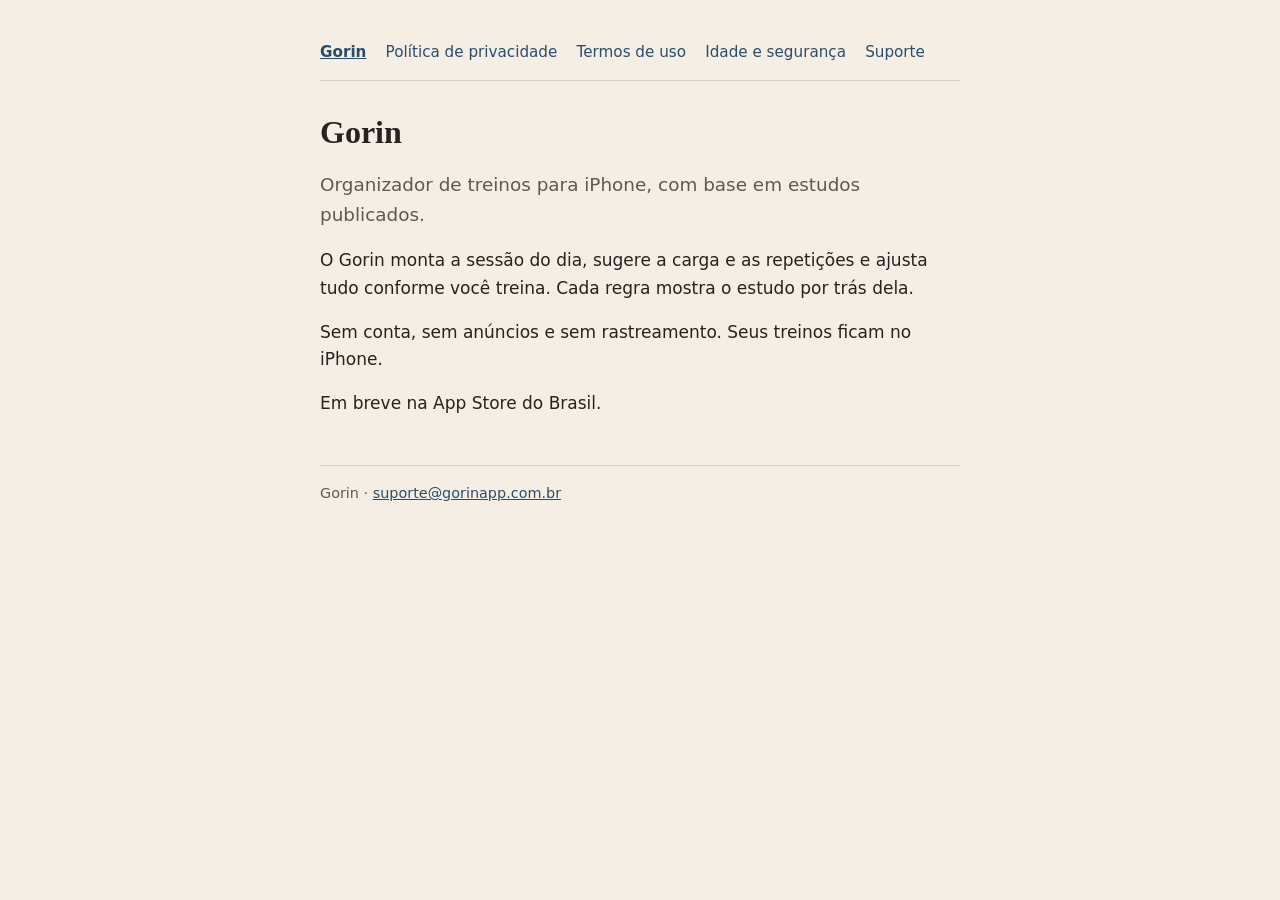
<file: index.html>
<!doctype html>
<html lang="pt-BR">
<head>
<meta charset="utf-8">
<meta name="viewport" content="width=device-width, initial-scale=1">
<title>Gorin · Organizador de treinos</title>
<meta name="description" content="Gorin, organizador de treinos para iPhone.">
<link rel="stylesheet" href="/estilo.css">
</head>
<body>
<main>
<nav aria-label="Páginas"><a href="/" aria-current="page">Gorin</a> <a href="/privacidade/">Política de privacidade</a> <a href="/termos/">Termos de uso</a> <a href="/idade/">Idade e segurança</a> <a href="/suporte/">Suporte</a></nav>
<h1>Gorin</h1>
<p class="lead">Organizador de treinos para iPhone, com base em estudos publicados.</p>
<p>O Gorin monta a sessão do dia, sugere a carga e as repetições e ajusta tudo conforme você treina. Cada regra mostra o estudo por trás dela.</p>
<p>Sem conta, sem anúncios e sem rastreamento. Seus treinos ficam no iPhone.</p>
<p>Em breve na App Store do Brasil.</p>

<footer>Gorin · <a href="mailto:suporte@gorinapp.com.br">suporte@gorinapp.com.br</a></footer>
</main>
</body>
</html>
</file>
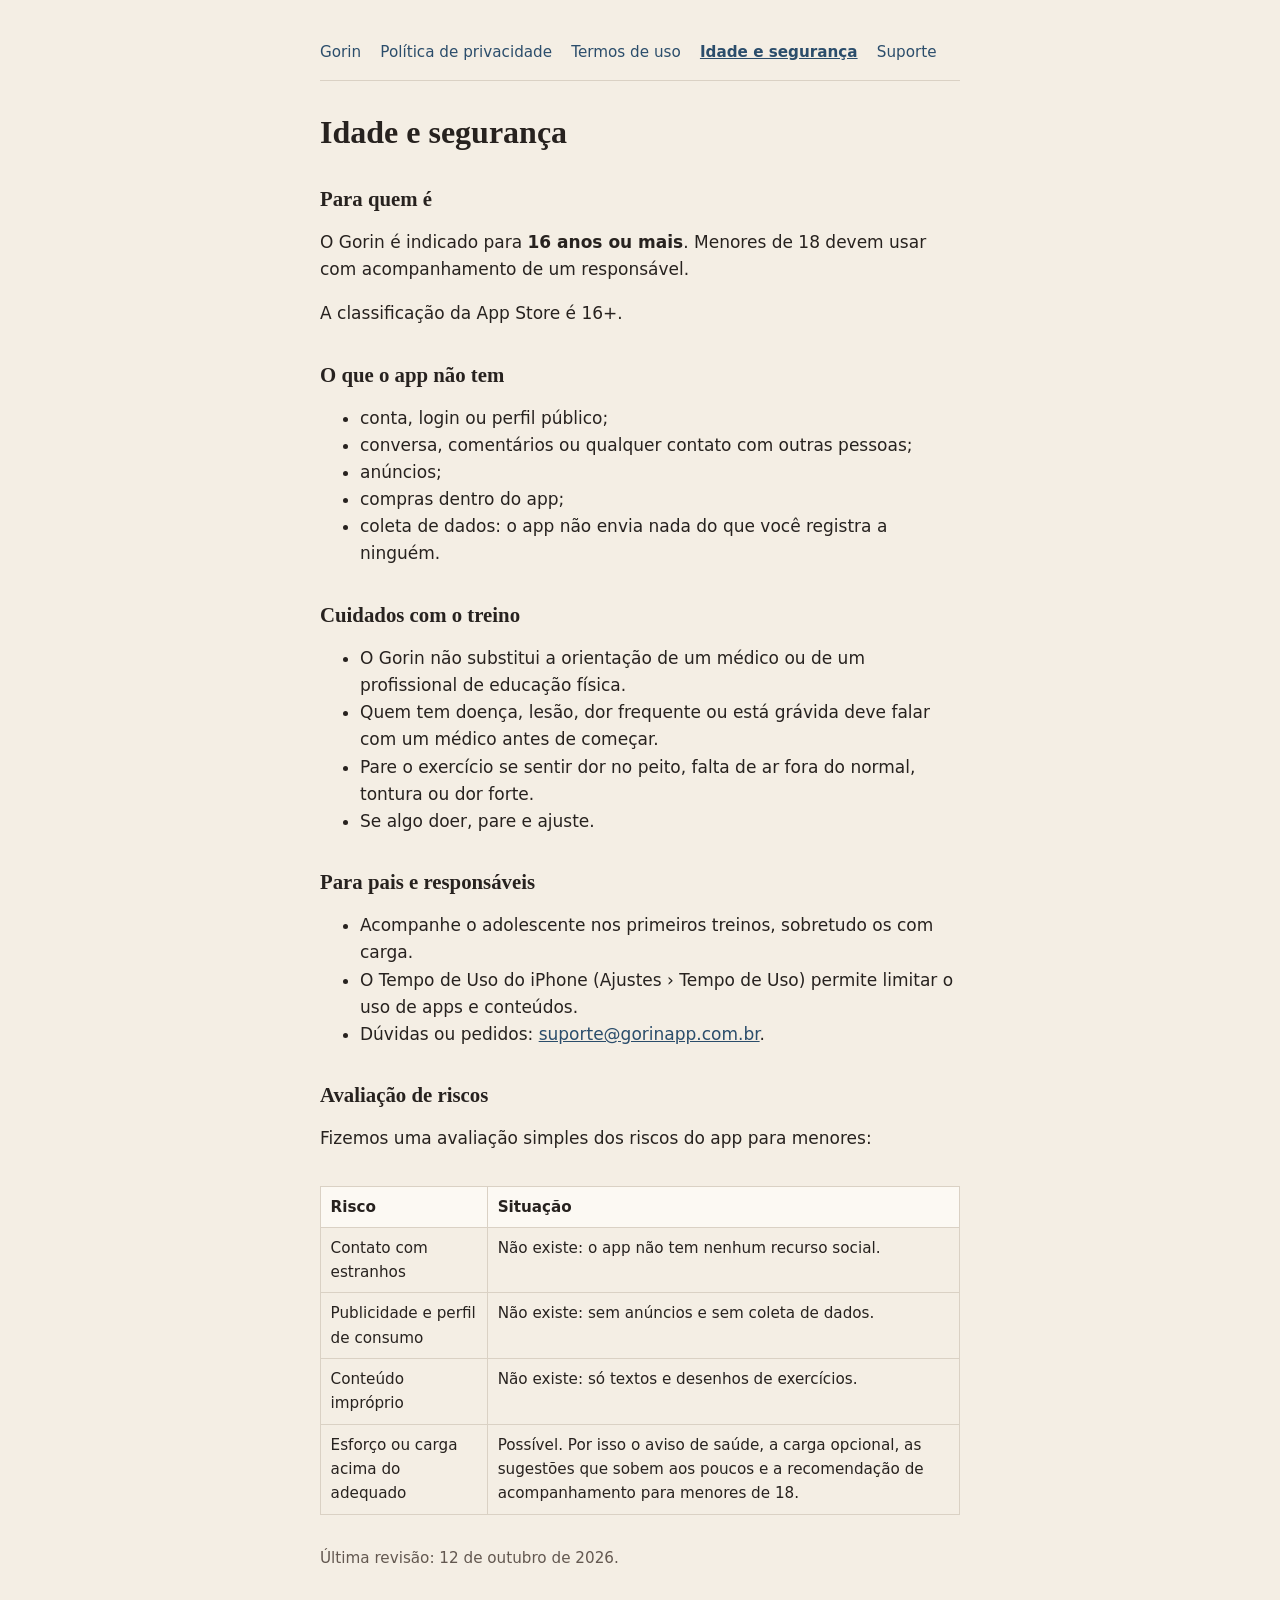
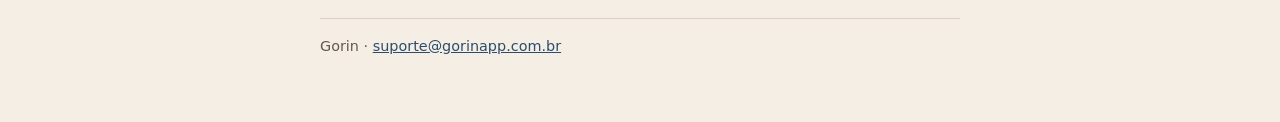
<file: idade/index.html>
<!doctype html>
<html lang="pt-BR">
<head>
<meta charset="utf-8">
<meta name="viewport" content="width=device-width, initial-scale=1">
<title>Idade e segurança · Gorin</title>
<meta name="description" content="Gorin, organizador de treinos para iPhone.">
<link rel="stylesheet" href="/estilo.css">
</head>
<body>
<main>
<nav aria-label="Páginas"><a href="/">Gorin</a> <a href="/privacidade/">Política de privacidade</a> <a href="/termos/">Termos de uso</a> <a href="/idade/" aria-current="page">Idade e segurança</a> <a href="/suporte/">Suporte</a></nav>
<h1>Idade e segurança</h1>
<h2>Para quem é</h2>
<p>O Gorin é indicado para <strong>16 anos ou mais</strong>. Menores de 18 devem usar com acompanhamento de um responsável.</p>
<p>A classificação da App Store é 16+.</p>
<h2>O que o app não tem</h2>
<ul><li>conta, login ou perfil público;</li><li>conversa, comentários ou qualquer contato com outras pessoas;</li><li>anúncios;</li><li>compras dentro do app;</li><li>coleta de dados: o app não envia nada do que você registra a ninguém.</li></ul>
<h2>Cuidados com o treino</h2>
<ul><li>O Gorin não substitui a orientação de um médico ou de um profissional de educação física.</li><li>Quem tem doença, lesão, dor frequente ou está grávida deve falar com um médico antes de começar.</li><li>Pare o exercício se sentir dor no peito, falta de ar fora do normal, tontura ou dor forte.</li><li>Se algo doer, pare e ajuste.</li></ul>
<h2>Para pais e responsáveis</h2>
<ul><li>Acompanhe o adolescente nos primeiros treinos, sobretudo os com carga.</li><li>O Tempo de Uso do iPhone (Ajustes › Tempo de Uso) permite limitar o uso de apps e conteúdos.</li><li>Dúvidas ou pedidos: <a href="mailto:suporte@gorinapp.com.br">suporte@gorinapp.com.br</a>.</li></ul>
<h2>Avaliação de riscos</h2>
<p>Fizemos uma avaliação simples dos riscos do app para menores:</p>
<div class="table"><table><tr><th>Risco</th><th>Situação</th></tr><tr><td>Contato com estranhos</td><td>Não existe: o app não tem nenhum recurso social.</td></tr><tr><td>Publicidade e perfil de consumo</td><td>Não existe: sem anúncios e sem coleta de dados.</td></tr><tr><td>Conteúdo impróprio</td><td>Não existe: só textos e desenhos de exercícios.</td></tr><tr><td>Esforço ou carga acima do adequado</td><td>Possível. Por isso o aviso de saúde, a carga opcional, as sugestões que sobem aos poucos e a recomendação de acompanhamento para menores de 18.</td></tr></table></div>
<p class="date">Última revisão: 12 de outubro de 2026.</p>
<footer>Gorin · <a href="mailto:suporte@gorinapp.com.br">suporte@gorinapp.com.br</a></footer>
</main>
</body>
</html>
</file>
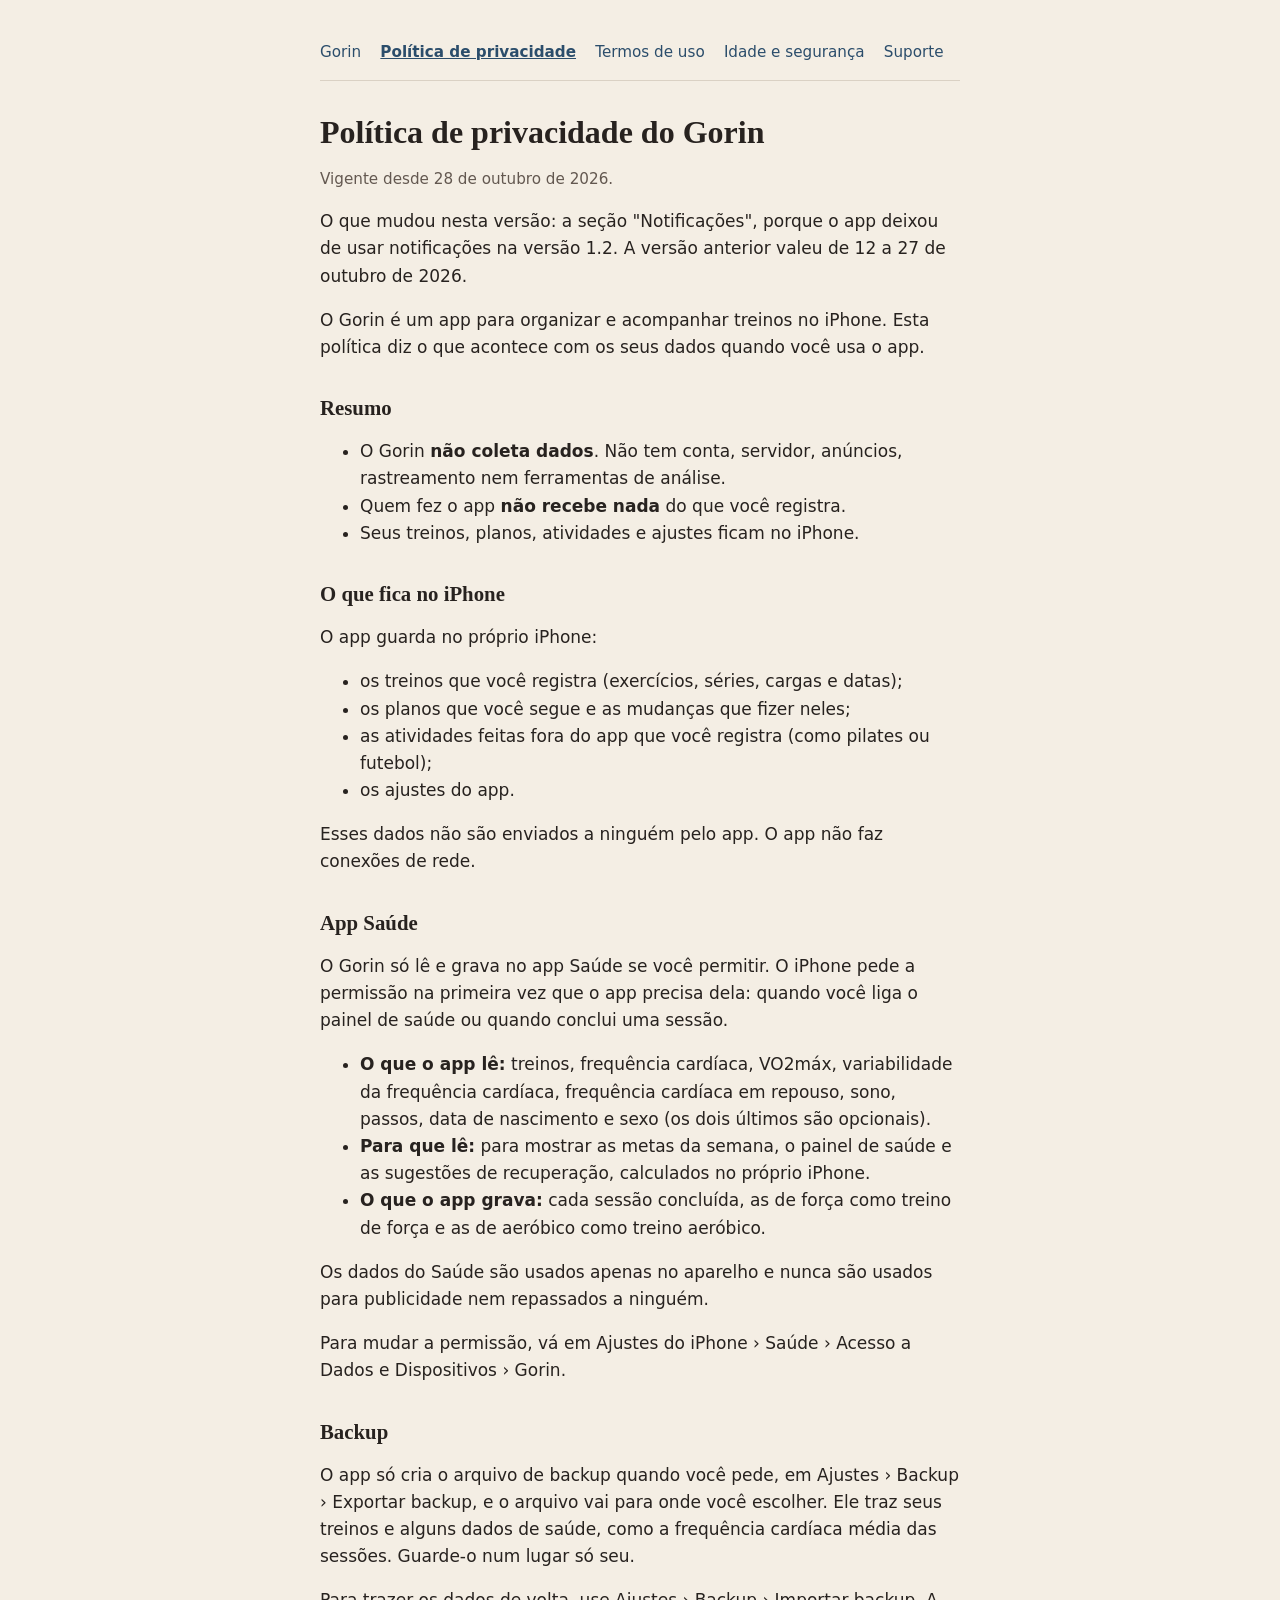
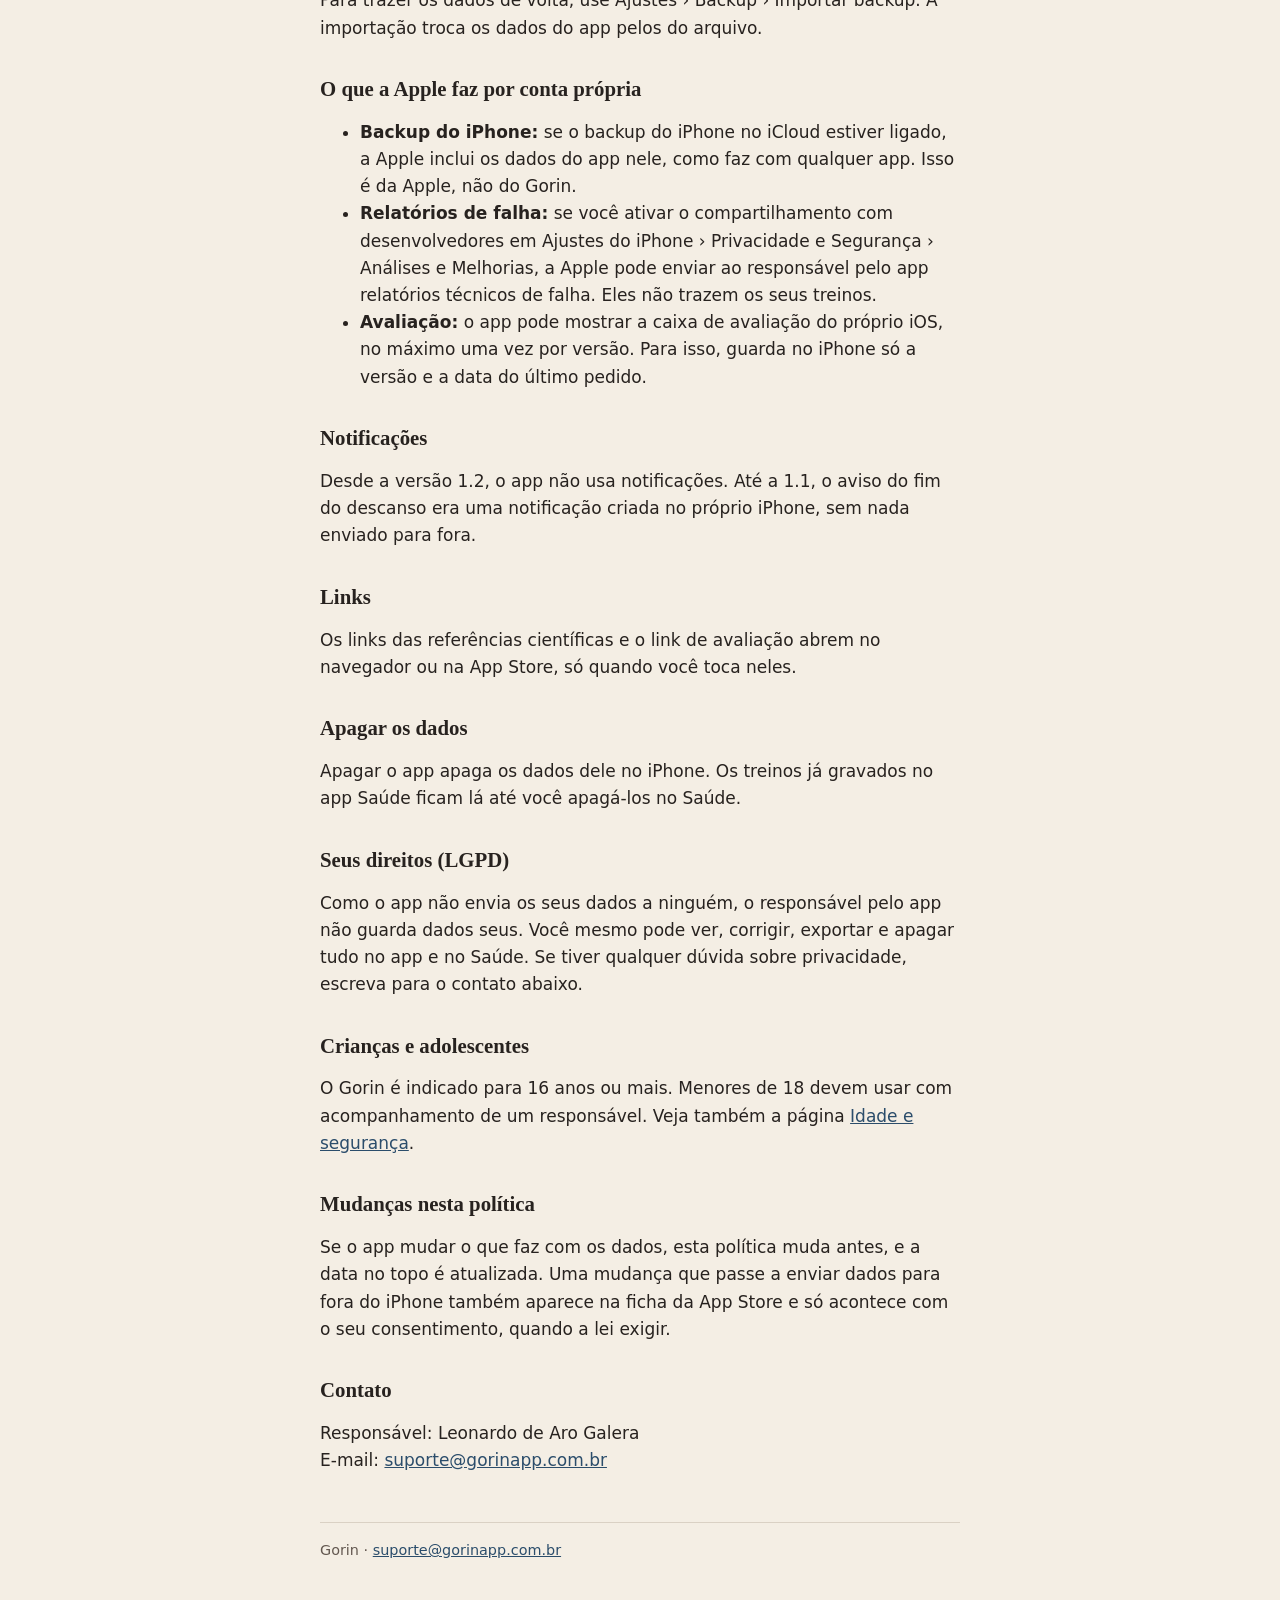
<file: privacidade/index.html>
<!doctype html>
<html lang="pt-BR">
<head>
<meta charset="utf-8">
<meta name="viewport" content="width=device-width, initial-scale=1">
<title>Política de privacidade do Gorin · Gorin</title>
<meta name="description" content="Gorin, organizador de treinos para iPhone.">
<link rel="stylesheet" href="/estilo.css">
</head>
<body>
<main>
<nav aria-label="Páginas"><a href="/">Gorin</a> <a href="/privacidade/" aria-current="page">Política de privacidade</a> <a href="/termos/">Termos de uso</a> <a href="/idade/">Idade e segurança</a> <a href="/suporte/">Suporte</a></nav>
<h1>Política de privacidade do Gorin</h1>
<p class="date">Vigente desde 28 de outubro de 2026.</p>
<p>O que mudou nesta versão: a seção "Notificações", porque o app deixou de usar notificações na versão 1.2. A versão anterior valeu de 12 a 27 de outubro de 2026.</p>
<p>O Gorin é um app para organizar e acompanhar treinos no iPhone. Esta política diz o que acontece com os seus dados quando você usa o app.</p>
<h2>Resumo</h2>
<ul><li>O Gorin <strong>não coleta dados</strong>. Não tem conta, servidor, anúncios, rastreamento nem ferramentas de análise.</li><li>Quem fez o app <strong>não recebe nada</strong> do que você registra.</li><li>Seus treinos, planos, atividades e ajustes ficam no iPhone.</li></ul>
<h2>O que fica no iPhone</h2>
<p>O app guarda no próprio iPhone:</p>
<ul><li>os treinos que você registra (exercícios, séries, cargas e datas);</li><li>os planos que você segue e as mudanças que fizer neles;</li><li>as atividades feitas fora do app que você registra (como pilates ou futebol);</li><li>os ajustes do app.</li></ul>
<p>Esses dados não são enviados a ninguém pelo app. O app não faz conexões de rede.</p>
<h2>App Saúde</h2>
<p>O Gorin só lê e grava no app Saúde se você permitir. O iPhone pede a permissão na primeira vez que o app precisa dela: quando você liga o painel de saúde ou quando conclui uma sessão.</p>
<ul><li><strong>O que o app lê:</strong> treinos, frequência cardíaca, VO2máx, variabilidade da frequência cardíaca, frequência cardíaca em repouso, sono, passos, data de nascimento e sexo (os dois últimos são opcionais).</li><li><strong>Para que lê:</strong> para mostrar as metas da semana, o painel de saúde e as sugestões de recuperação, calculados no próprio iPhone.</li><li><strong>O que o app grava:</strong> cada sessão concluída, as de força como treino de força e as de aeróbico como treino aeróbico.</li></ul>
<p>Os dados do Saúde são usados apenas no aparelho e nunca são usados para publicidade nem repassados a ninguém.</p>
<p>Para mudar a permissão, vá em Ajustes do iPhone › Saúde › Acesso a Dados e Dispositivos › Gorin.</p>
<h2>Backup</h2>
<p>O app só cria o arquivo de backup quando você pede, em Ajustes › Backup › Exportar backup, e o arquivo vai para onde você escolher. Ele traz seus treinos e alguns dados de saúde, como a frequência cardíaca média das sessões. Guarde-o num lugar só seu.</p>
<p>Para trazer os dados de volta, use Ajustes › Backup › Importar backup. A importação troca os dados do app pelos do arquivo.</p>
<h2>O que a Apple faz por conta própria</h2>
<ul><li><strong>Backup do iPhone:</strong> se o backup do iPhone no iCloud estiver ligado, a Apple inclui os dados do app nele, como faz com qualquer app. Isso é da Apple, não do Gorin.</li><li><strong>Relatórios de falha:</strong> se você ativar o compartilhamento com desenvolvedores em Ajustes do iPhone › Privacidade e Segurança › Análises e Melhorias, a Apple pode enviar ao responsável pelo app relatórios técnicos de falha. Eles não trazem os seus treinos.</li><li><strong>Avaliação:</strong> o app pode mostrar a caixa de avaliação do próprio iOS, no máximo uma vez por versão. Para isso, guarda no iPhone só a versão e a data do último pedido.</li></ul>
<h2>Notificações</h2>
<p>Desde a versão 1.2, o app não usa notificações. Até a 1.1, o aviso do fim do descanso era uma notificação criada no próprio iPhone, sem nada enviado para fora.</p>
<h2>Links</h2>
<p>Os links das referências científicas e o link de avaliação abrem no navegador ou na App Store, só quando você toca neles.</p>
<h2>Apagar os dados</h2>
<p>Apagar o app apaga os dados dele no iPhone. Os treinos já gravados no app Saúde ficam lá até você apagá-los no Saúde.</p>
<h2>Seus direitos (LGPD)</h2>
<p>Como o app não envia os seus dados a ninguém, o responsável pelo app não guarda dados seus. Você mesmo pode ver, corrigir, exportar e apagar tudo no app e no Saúde. Se tiver qualquer dúvida sobre privacidade, escreva para o contato abaixo.</p>
<h2>Crianças e adolescentes</h2>
<p>O Gorin é indicado para 16 anos ou mais. Menores de 18 devem usar com acompanhamento de um responsável. Veja também a página <a href="/idade/">Idade e segurança</a>.</p>
<h2>Mudanças nesta política</h2>
<p>Se o app mudar o que faz com os dados, esta política muda antes, e a data no topo é atualizada. Uma mudança que passe a enviar dados para fora do iPhone também aparece na ficha da App Store e só acontece com o seu consentimento, quando a lei exigir.</p>
<h2>Contato</h2>
<p>Responsável: Leonardo de Aro Galera<br>E-mail: <a href="mailto:suporte@gorinapp.com.br">suporte@gorinapp.com.br</a></p>
<footer>Gorin · <a href="mailto:suporte@gorinapp.com.br">suporte@gorinapp.com.br</a></footer>
</main>
</body>
</html>
</file>
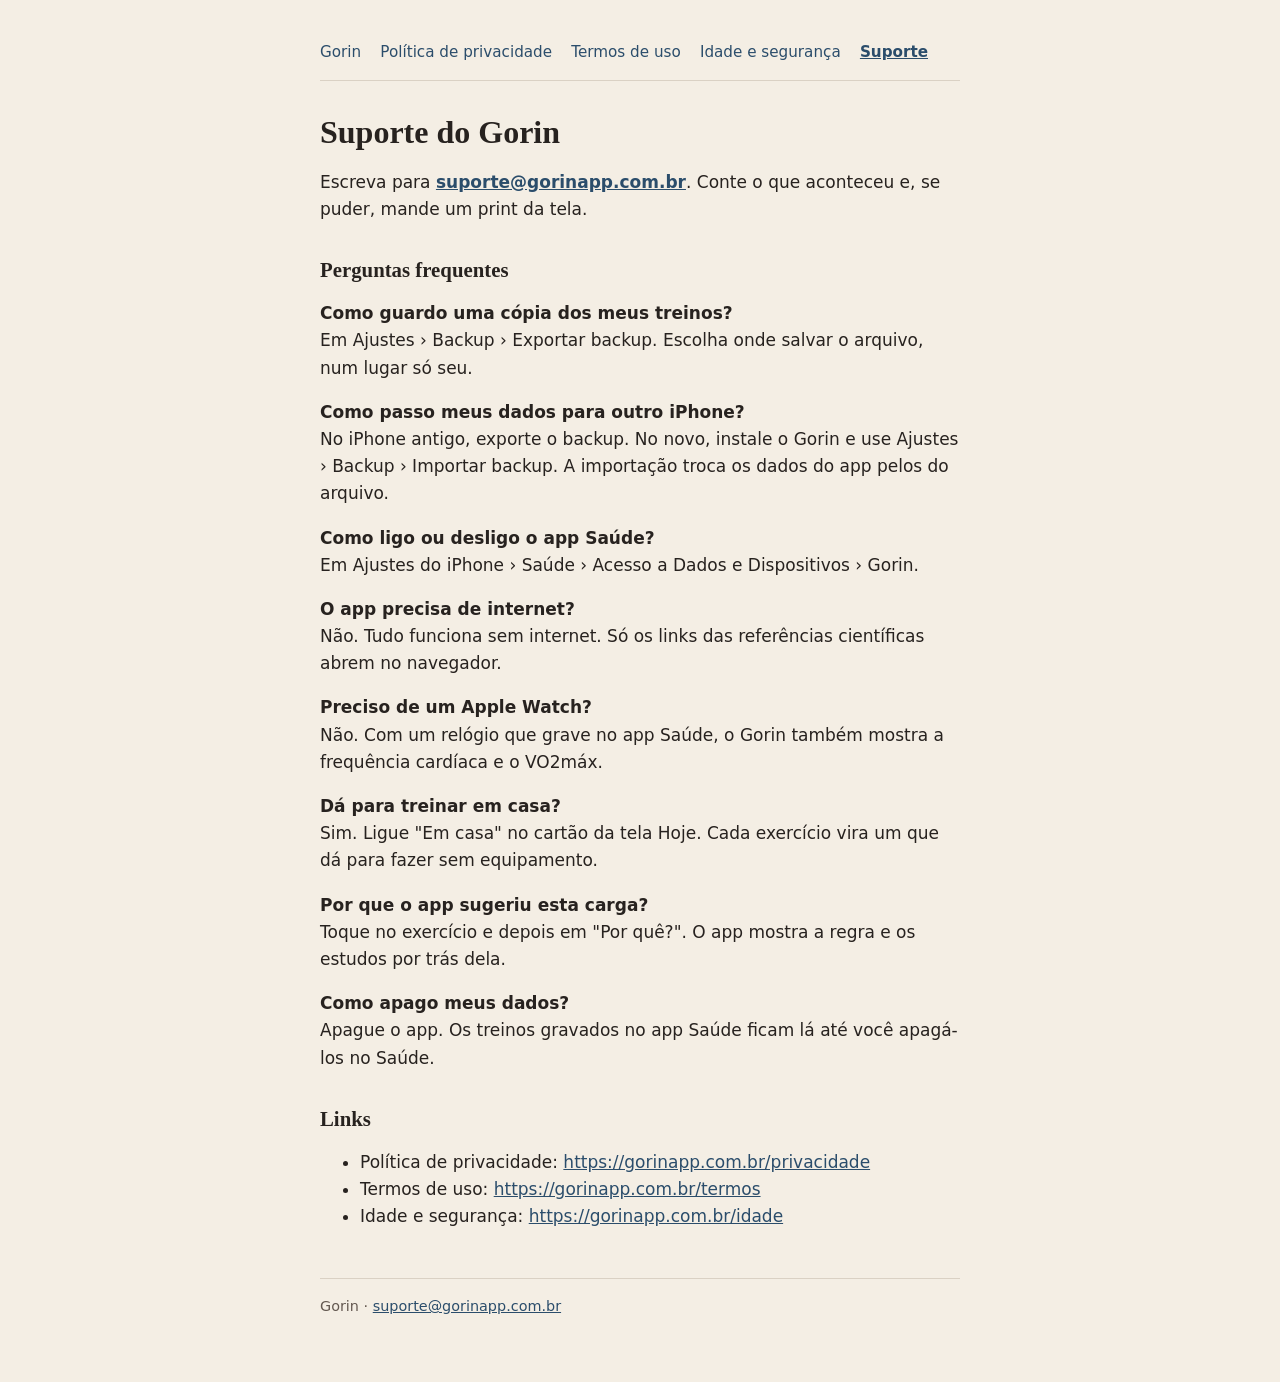
<file: suporte/index.html>
<!doctype html>
<html lang="pt-BR">
<head>
<meta charset="utf-8">
<meta name="viewport" content="width=device-width, initial-scale=1">
<title>Suporte do Gorin · Gorin</title>
<meta name="description" content="Gorin, organizador de treinos para iPhone.">
<link rel="stylesheet" href="/estilo.css">
</head>
<body>
<main>
<nav aria-label="Páginas"><a href="/">Gorin</a> <a href="/privacidade/">Política de privacidade</a> <a href="/termos/">Termos de uso</a> <a href="/idade/">Idade e segurança</a> <a href="/suporte/" aria-current="page">Suporte</a></nav>
<h1>Suporte do Gorin</h1>
<p>Escreva para <strong><a href="mailto:suporte@gorinapp.com.br">suporte@gorinapp.com.br</a></strong>. Conte o que aconteceu e, se puder, mande um print da tela.</p>
<h2>Perguntas frequentes</h2>
<p><strong>Como guardo uma cópia dos meus treinos?</strong><br>Em Ajustes › Backup › Exportar backup. Escolha onde salvar o arquivo, num lugar só seu.</p>
<p><strong>Como passo meus dados para outro iPhone?</strong><br>No iPhone antigo, exporte o backup. No novo, instale o Gorin e use Ajustes › Backup › Importar backup. A importação troca os dados do app pelos do arquivo.</p>
<p><strong>Como ligo ou desligo o app Saúde?</strong><br>Em Ajustes do iPhone › Saúde › Acesso a Dados e Dispositivos › Gorin.</p>
<p><strong>O app precisa de internet?</strong><br>Não. Tudo funciona sem internet. Só os links das referências científicas abrem no navegador.</p>
<p><strong>Preciso de um Apple Watch?</strong><br>Não. Com um relógio que grave no app Saúde, o Gorin também mostra a frequência cardíaca e o VO2máx.</p>
<p><strong>Dá para treinar em casa?</strong><br>Sim. Ligue "Em casa" no cartão da tela Hoje. Cada exercício vira um que dá para fazer sem equipamento.</p>
<p><strong>Por que o app sugeriu esta carga?</strong><br>Toque no exercício e depois em "Por quê?". O app mostra a regra e os estudos por trás dela.</p>
<p><strong>Como apago meus dados?</strong><br>Apague o app. Os treinos gravados no app Saúde ficam lá até você apagá-los no Saúde.</p>
<h2>Links</h2>
<ul><li>Política de privacidade: <a href="/privacidade/">https://gorinapp.com.br/privacidade</a></li><li>Termos de uso: <a href="/termos/">https://gorinapp.com.br/termos</a></li><li>Idade e segurança: <a href="/idade/">https://gorinapp.com.br/idade</a></li></ul>
<footer>Gorin · <a href="mailto:suporte@gorinapp.com.br">suporte@gorinapp.com.br</a></footer>
</main>
</body>
</html>
</file>
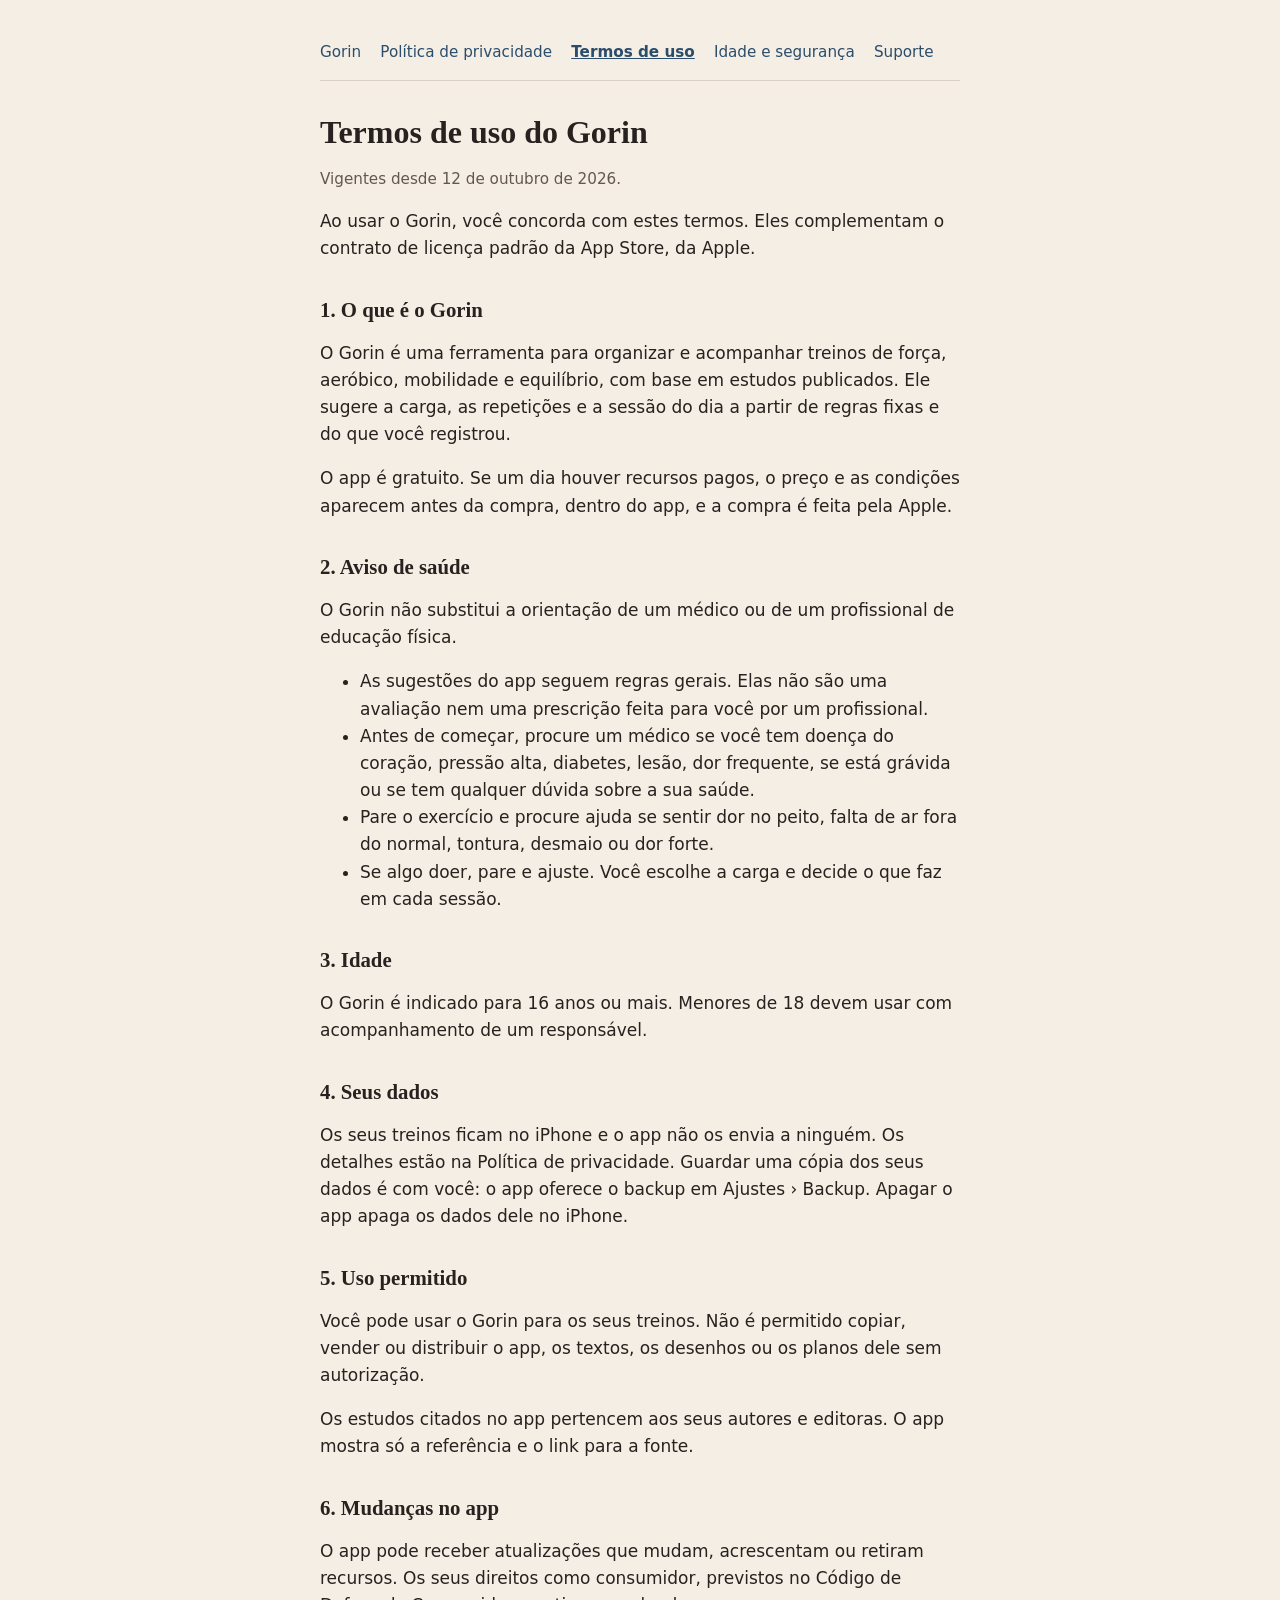
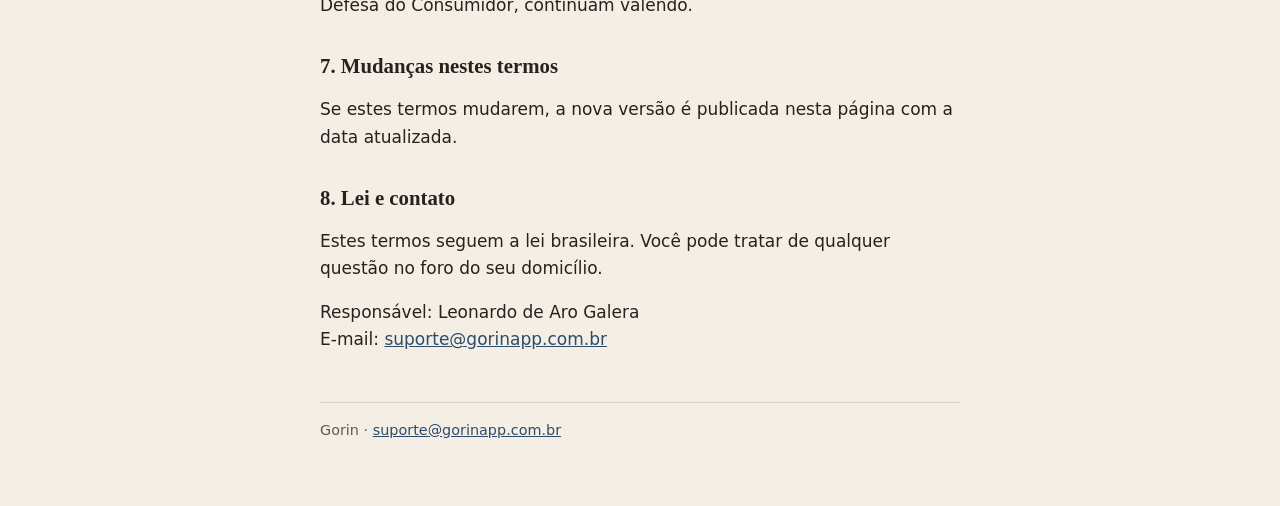
<file: termos/index.html>
<!doctype html>
<html lang="pt-BR">
<head>
<meta charset="utf-8">
<meta name="viewport" content="width=device-width, initial-scale=1">
<title>Termos de uso do Gorin · Gorin</title>
<meta name="description" content="Gorin, organizador de treinos para iPhone.">
<link rel="stylesheet" href="/estilo.css">
</head>
<body>
<main>
<nav aria-label="Páginas"><a href="/">Gorin</a> <a href="/privacidade/">Política de privacidade</a> <a href="/termos/" aria-current="page">Termos de uso</a> <a href="/idade/">Idade e segurança</a> <a href="/suporte/">Suporte</a></nav>
<h1>Termos de uso do Gorin</h1>
<p class="date">Vigentes desde 12 de outubro de 2026.</p>
<p>Ao usar o Gorin, você concorda com estes termos. Eles complementam o contrato de licença padrão da App Store, da Apple.</p>
<h2>1. O que é o Gorin</h2>
<p>O Gorin é uma ferramenta para organizar e acompanhar treinos de força, aeróbico, mobilidade e equilíbrio, com base em estudos publicados. Ele sugere a carga, as repetições e a sessão do dia a partir de regras fixas e do que você registrou.</p>
<p>O app é gratuito. Se um dia houver recursos pagos, o preço e as condições aparecem antes da compra, dentro do app, e a compra é feita pela Apple.</p>
<h2>2. Aviso de saúde</h2>
<p>O Gorin não substitui a orientação de um médico ou de um profissional de educação física.</p>
<ul><li>As sugestões do app seguem regras gerais. Elas não são uma avaliação nem uma prescrição feita para você por um profissional.</li><li>Antes de começar, procure um médico se você tem doença do coração, pressão alta, diabetes, lesão, dor frequente, se está grávida ou se tem qualquer dúvida sobre a sua saúde.</li><li>Pare o exercício e procure ajuda se sentir dor no peito, falta de ar fora do normal, tontura, desmaio ou dor forte.</li><li>Se algo doer, pare e ajuste. Você escolhe a carga e decide o que faz em cada sessão.</li></ul>
<h2>3. Idade</h2>
<p>O Gorin é indicado para 16 anos ou mais. Menores de 18 devem usar com acompanhamento de um responsável.</p>
<h2>4. Seus dados</h2>
<p>Os seus treinos ficam no iPhone e o app não os envia a ninguém. Os detalhes estão na Política de privacidade. Guardar uma cópia dos seus dados é com você: o app oferece o backup em Ajustes › Backup. Apagar o app apaga os dados dele no iPhone.</p>
<h2>5. Uso permitido</h2>
<p>Você pode usar o Gorin para os seus treinos. Não é permitido copiar, vender ou distribuir o app, os textos, os desenhos ou os planos dele sem autorização.</p>
<p>Os estudos citados no app pertencem aos seus autores e editoras. O app mostra só a referência e o link para a fonte.</p>
<h2>6. Mudanças no app</h2>
<p>O app pode receber atualizações que mudam, acrescentam ou retiram recursos. Os seus direitos como consumidor, previstos no Código de Defesa do Consumidor, continuam valendo.</p>
<h2>7. Mudanças nestes termos</h2>
<p>Se estes termos mudarem, a nova versão é publicada nesta página com a data atualizada.</p>
<h2>8. Lei e contato</h2>
<p>Estes termos seguem a lei brasileira. Você pode tratar de qualquer questão no foro do seu domicílio.</p>
<p>Responsável: Leonardo de Aro Galera<br>E-mail: <a href="mailto:suporte@gorinapp.com.br">suporte@gorinapp.com.br</a></p>
<footer>Gorin · <a href="mailto:suporte@gorinapp.com.br">suporte@gorinapp.com.br</a></footer>
</main>
</body>
</html>
</file>
<file: estilo.css>
:root{--paper:#F4EEE4;--card:#FCF9F3;--ink:#27221F;--soft:#635850;--rule:#DAD1C4;--ai:#2B4D6B;
--serif:"New York","Iowan Old Style",Georgia,serif;--sans:-apple-system,BlinkMacSystemFont,"Segoe UI",system-ui,sans-serif}
@media (prefers-color-scheme:dark){:root{--paper:#191715;--card:#25211E;--ink:#EEE7DC;--soft:#B2A595;--rule:#3A332D;--ai:#A4BDD6;color-scheme:dark}}
*{box-sizing:border-box}body{margin:0;background:var(--paper);color:var(--ink);font:17px/1.6 var(--sans)}
main{max-width:42rem;margin:0 auto;padding:2.5rem 16px 4rem}
h1,h2{font-family:var(--serif);font-weight:600;line-height:1.2;text-wrap:balance}h1{font-size:2rem;margin:0 0 .5rem}
h2{font-size:1.3rem;margin:2.2rem 0 .6rem}p,li{max-width:65ch}a{color:var(--ai)}a:focus-visible{outline:2px solid var(--ai);outline-offset:2px}
nav{display:flex;flex-wrap:wrap;gap:.4rem 1.2rem;font-size:.95rem;padding-bottom:1rem;border-bottom:1px solid var(--rule);margin-bottom:2rem}
nav a{text-decoration:none}nav a[aria-current]{font-weight:600;text-decoration:underline}
.date{color:var(--soft);font-size:.95rem}table{border-collapse:collapse;width:100%;margin:1rem 0;font-size:.95rem}
.table{overflow-x:auto}th,td{border:1px solid var(--rule);padding:.5rem .6rem;text-align:left;vertical-align:top}th{background:var(--card)}
footer{margin-top:3rem;padding-top:1rem;border-top:1px solid var(--rule);color:var(--soft);font-size:.9rem}
.lead{font-size:1.15rem;color:var(--soft)}
</file>
